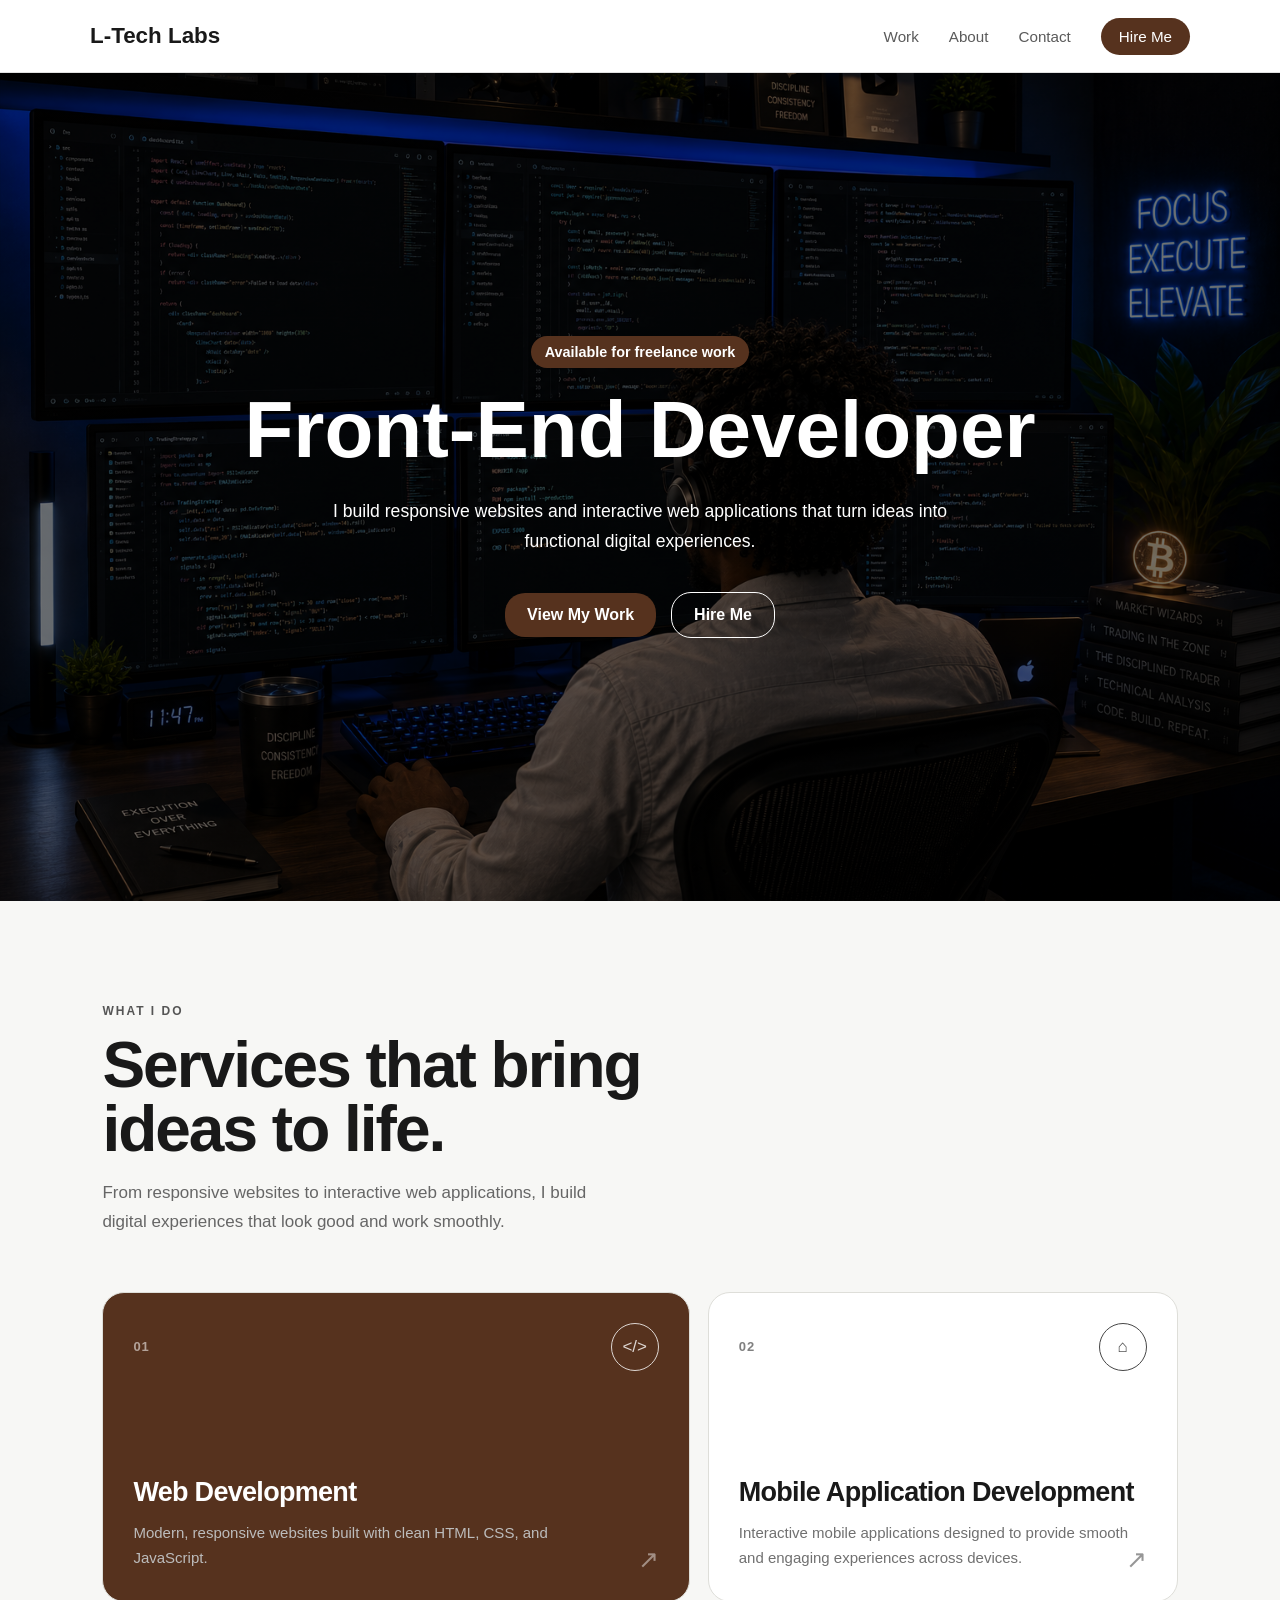
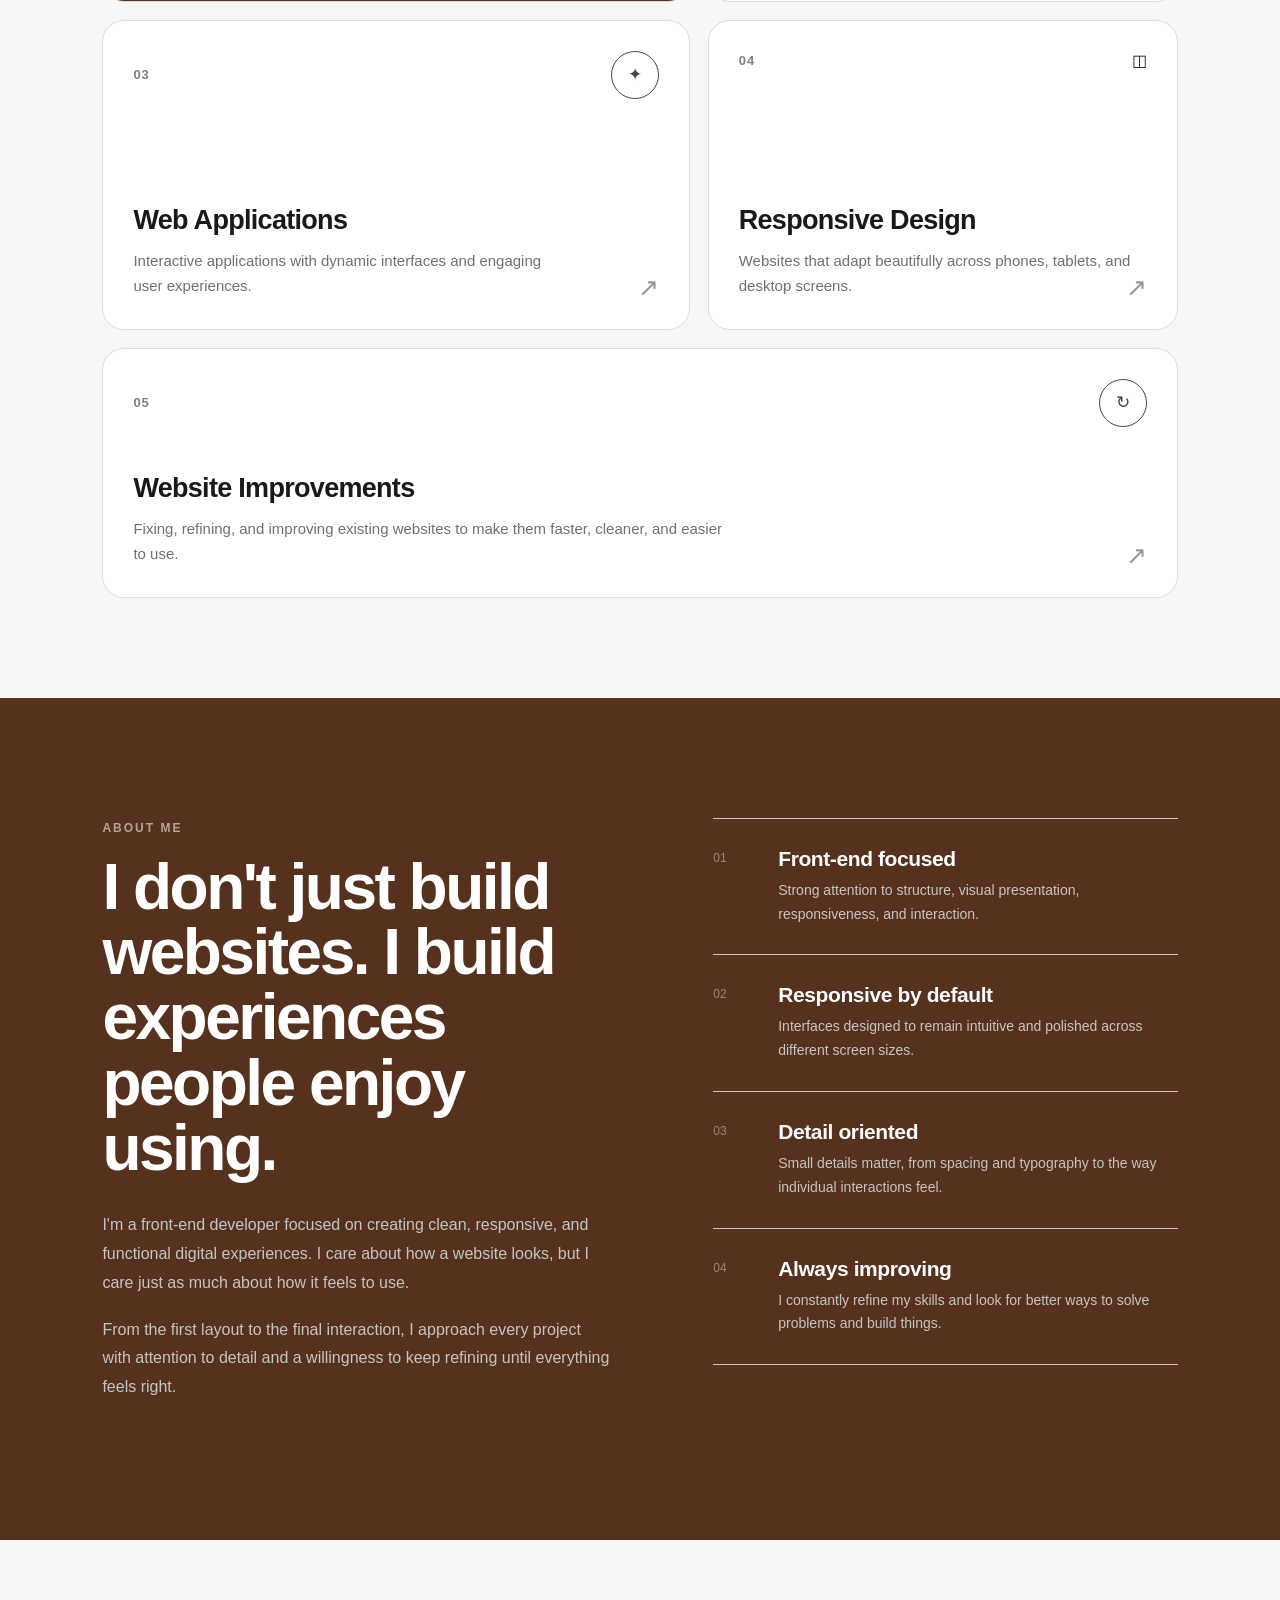
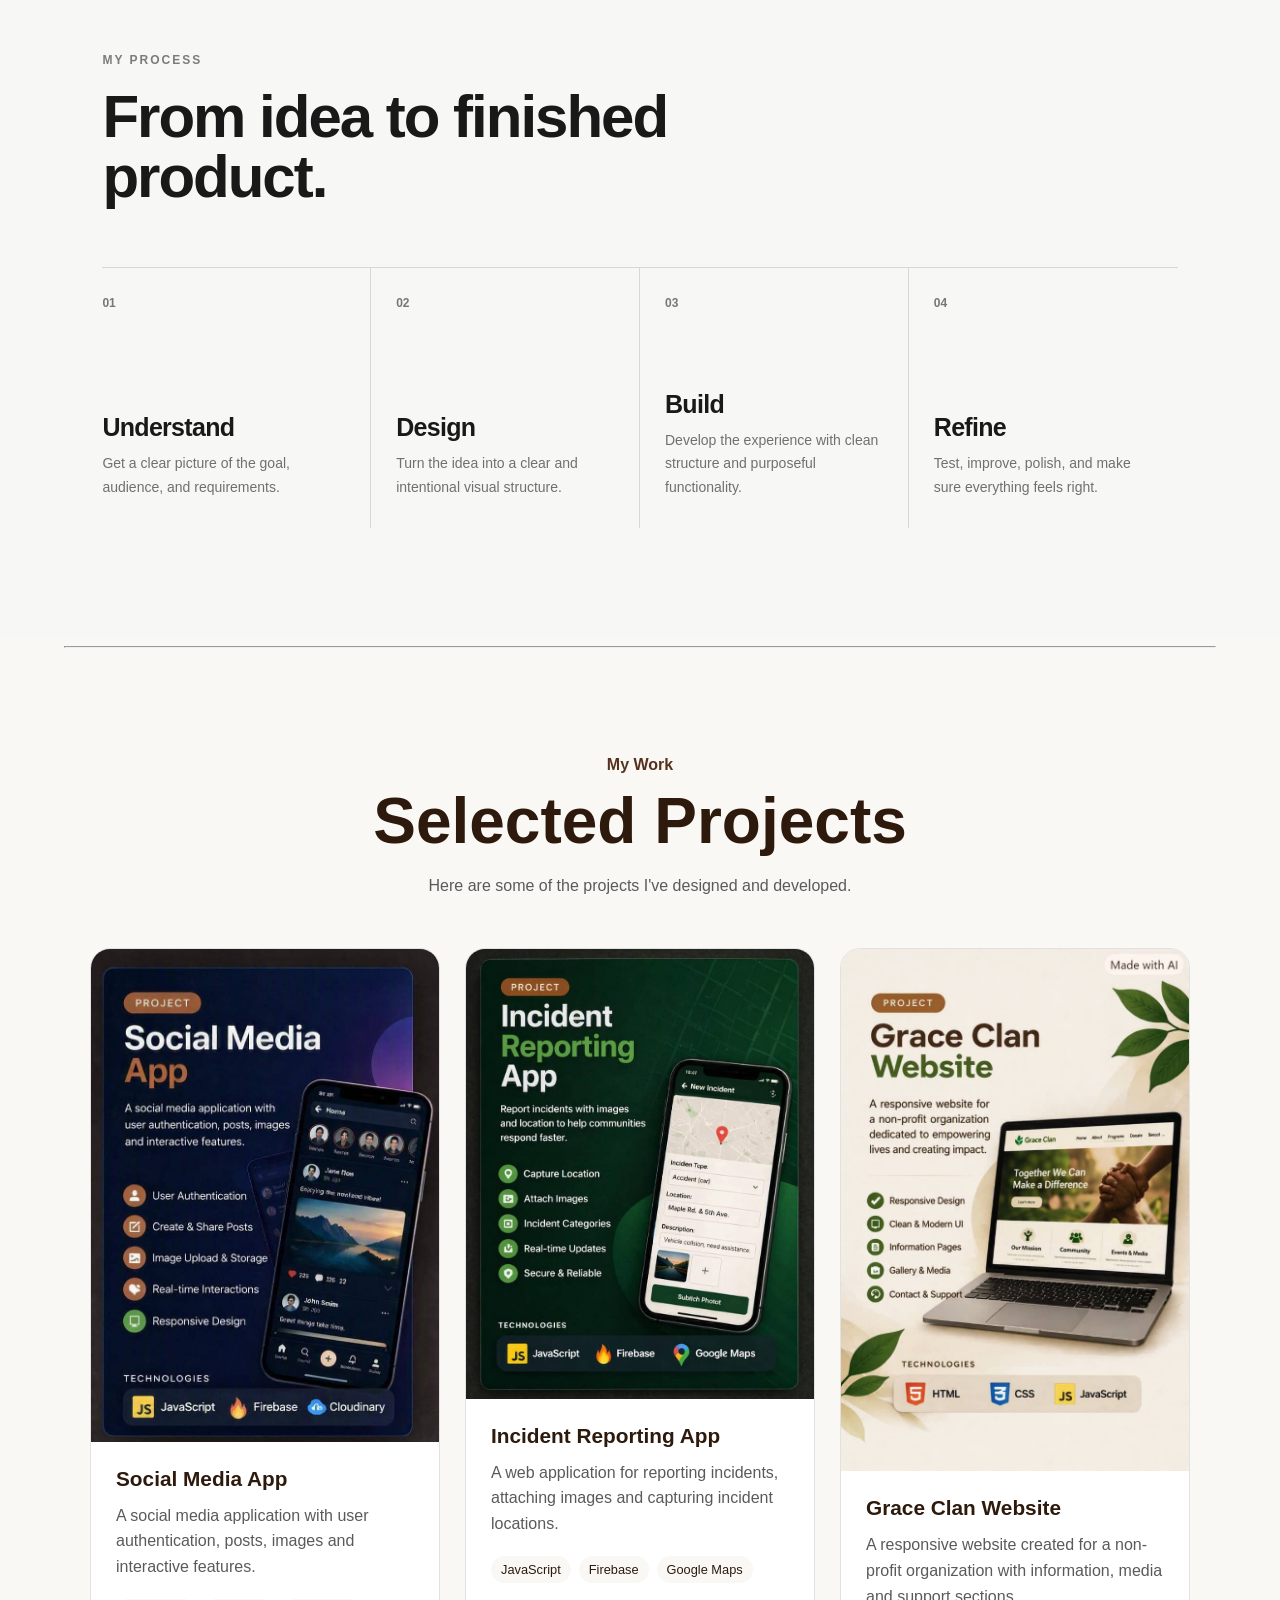
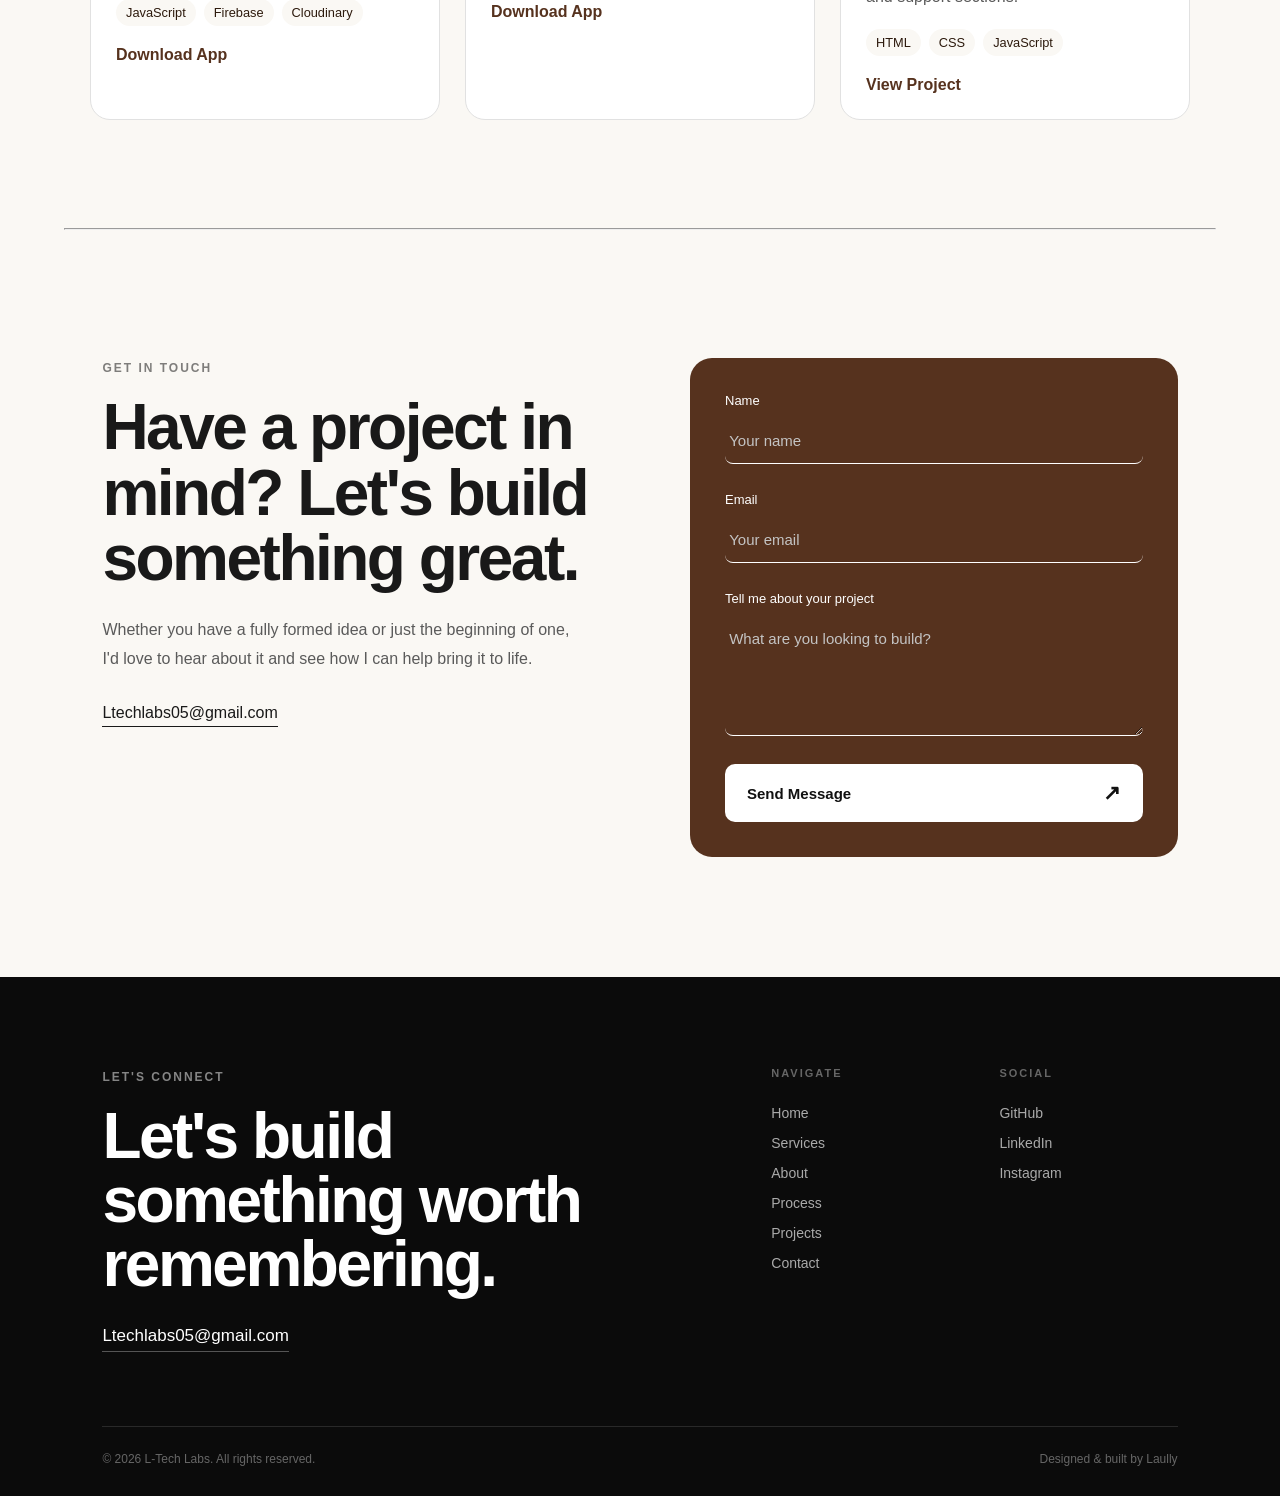
<file: index.html>
<!DOCTYPE html>
<html>
  <head>
    <meta charset="UTF-8">
    <meta name="viewport" content="width=device-width, initial-scale=1.0">
    <title>L-Tech Labs</title>
    <link rel="stylesheet" href="L-tech_labs.css">
    <link rel="stylesheet" href="https://cdnjs.cloudflare.com/ajax/libs/font-awesome/6.7.2/css/all.min.css">
  </head>
  <body>
    <!-- HEADER & NAV -->
    <header class="site-header">
      <nav class="navbar">
        <a href="#home" class="logo">L-Tech Labs</a>
          <div class="nav-menu">
            <a href="#work">Work</a>
            <a href="#about">About</a>
            <a href="#contact">Contact</a>
            <a href="#contact" class="hire-button">Hire Me</a>
          </div>
          <button class="menu-button" aria-label="Open navigation menu">
            <span></span>
            <span></span>
            <span></span>
        </button>
      </nav>
    </header>

    <!-- HERO -->
    <section id="home" class="hero">
      <div class="hero-content">
        <p class="hero-availability">Available for freelance work</p>
        <h1>Front-End Developer</h1>
        <p class="hero-description">I build responsive websites and interactive web applications that turn ideas into functional digital experiences.</p>
        <div class="hero-actions">
          <a href="#work" class="primary-button">View My Work</a>
          <a href="#contact" class="secondary-button">Hire Me</a>
        </div>
      </div>
    </section>

    <!-- SERVICES -->
    <section id="services">
      <div id="services-header">
        <span id="services-label">WHAT I DO</span>
        <h2>Services that bring ideas to life.</h2>
        <p>From responsive websites to interactive web applications, I build digital experiences that look good and work
          smoothly.</p>
      </div>
      <div id="services-grid">
        <article class="service-card service-featured">
          <div class="service-top">
            <span class="service-number">01</span>
            <span class="service-icon">&lt;/&gt;</span>
          </div>
          <div class="service-content">
            <h3>Web Development</h3>
            <p>Modern, responsive websites built with clean HTML, CSS, and JavaScript.</p>
          </div>
          <span class="service-arrow">↗</span>
        </article>
        <article class="service-card">
          <div class="service-top">
            <span class="service-number">02</span>
            <span class="service-icon">⌂</span>
          </div>
          <div class="service-content">
            <h3>Mobile Application Development</h3>
            <p>Interactive mobile applications designed to provide smooth and engaging experiences across devices.</p>
          </div>
          <span class="service-arrow">↗</span>
        </article>
        <article class="service-card">
          <div class="service-top">
            <span class="service-number">03</span>
            <span class="service-icon">✦</span>
          </div>
          <div class="service-content">
            <h3>Web Applications</h3>
            <p>Interactive applications with dynamic interfaces and engaging user experiences.</p>
          </div>
          <span class="service-arrow">↗</span>
        </article>
        <article class="service-card">
          <div class="service-top">
            <span class="service-number">04</span>
            <span class="service=icon">◫</span>
          </div>
          <div class="service-content">
            <h3>Responsive Design</h3>
            <p>Websites that adapt beautifully across phones, tablets, and desktop screens.</p>
          </div>
          <span class="service-arrow">↗</span>
        </article>
        <article class="service-card service-wide">
          <div class="service-top">
            <span class="service-number">05</span>
            <span class="service-icon">↻</span>
          </div>
          <div class="service-content">
            <h3>Website Improvements</h3>
            <p>Fixing, refining, and improving existing websites to make them faster, cleaner, and easier to use.</p>
          </div>
          <span class="service-arrow">↗</span>
        </article>
      </div>
    </section>

    <!-- ABOUT -->
    <section id="about">
      <div id="about-intro">
        <span id="about-label">ABOUT ME</span>
        <h2>I don't just build websites. I build experiences people enjoy using.</h2>
        <p>I'm a front-end developer focused on creating clean, responsive, and functional digital experiences. I care about
          how a website looks, but I care just as much about how it feels to use.</p>
        <p>From the first layout to the final interaction, I approach every project with attention to detail and a
          willingness to keep refining until everything feels right.</p>
      </div>
      <div id="about-details">
        <div class="about-item">
          <span class="about-number">01</span>
          <div class="about-content">
            <h3>Front-end focused</h3>
            <p>Strong attention to structure, visual presentation, responsiveness, and interaction.</p>
          </div>
        </div>
        <div class="about-item">
          <span class="about-number">02</span>
          <div class="about-content">
            <h3>Responsive by default</h3>
            <p>Interfaces designed to remain intuitive and polished across different screen sizes.</p>
          </div>
        </div>
        <div class="about-item">
          <span class="about-number">03</span>
          <div class="about-content">
            <h3>Detail oriented</h3>
            <p>Small details matter, from spacing and typography to the way individual interactions feel.</p>
          </div>
        </div>
        <div class="about-item">
          <span class="about-number">04</span>
          <div class="about-content">
            <h3>Always improving</h3>
            <p>I constantly refine my skills and look for better ways to solve problems and build things.</p>
          </div>
        </div>
      </div>
    </section>

    <!-- PROCESS -->
    <section id="process">
      <div id="process-header">
        <span id="process-label">MY PROCESS</span>
        <h2>From idea to finished product.</h2>
      </div>
      <div id="process-list">
        <div class="process-item">
          <span class="process-number">01</span>
          <h3>Understand</h3>
          <p>Get a clear picture of the goal, audience, and requirements.</p>
        </div>
        <div class="process-item">
          <span class="process-number">02</span>
          <h3>Design</h3>
          <p>Turn the idea into a clear and intentional visual structure.</p>
        </div>
        <div class="process-item">
          <span class="process-number">03</span>
          <h3>Build</h3>
          <p>Develop the experience with clean structure and purposeful functionality.</p>
        </div>
        <div class="process-item">
          <span class="process-number">04</span>
          <h3>Refine</h3>
          <p>Test, improve, polish, and make sure everything feels right.</p>
        </div>
      </div>
    </section><hr style="width: 90%;">

    <!-- WORK -->
     <section id="work" class="projects-section">
      <div class="section-heading">
        <p>My Work</p>
        <h2>Selected Projects</h2>
        <p>Here are some of the projects I've designed and developed.</p>
      </div>
      <div class="projects-container">
        <article class="project-card">
          <div class="project-image">
            <img src="images/Social_media_app.jpeg" alt="Social media application">
          </div>
          <div class="project-content">
            <h3>Social Media App</h3>
            <p>A social media application with user authentication, posts, images and interactive features.</p>
            <div class="project-technologies">
              <span>JavaScript</span>
              <span>Firebase</span>
              <span>Cloudinary</span>
            </div>
            <a href="files/Socio.apk" class="project-link" download>Download App</a>
          </div>
        </article>
        <article class="project-card">
          <div class="project-image">
            <img src="images/Incidente.jpeg" alt="Incident reporting application">
          </div>
          <div class="project-content">
            <h3>Incident Reporting App</h3>
            <p>A web application for reporting incidents, attaching images and capturing incident locations.</p>
            <div class="project-technologies">
              <span>JavaScript</span>
              <span>Firebase</span>
              <span>Google Maps</span>
            </div>
            <a href="files/incidente.apk" class="project-link" download>Download App</a>
          </div>
        </article>
        <article class="project-card">
          <div class="project-image">
            <img src="images/Grace_clan_site.jpeg" alt="Grace Clan website">
          </div>
          <div class="project-content">
            <h3>Grace Clan Website</h3>
            <p>A responsive website created for a non-profit organization with information, media and support sections.</p>
            <div class="project-technologies">
              <span>HTML</span>
              <span>CSS</span>
              <span>JavaScript</span>
            </div>
            <a href="https://laullyd.github.io/Grace_clan/" class="project-link">View Project</a>
          </div>
        </article>
      </div>
    </section><hr style="width: 90%;">

    <!-- CONTACT -->
    <section id="contact">
      <div id="contact-intro">
        <span id="contact-label">GET IN TOUCH</span>
        <h2>Have a project in mind? Let's build something great.</h2>
        <p>Whether you have a fully formed idea or just the beginning of one, I'd love to hear about it and see how I can
          help bring it to life.</p>
        <a id="contact-email" href="mailto:Ltechlabs05@gmail.com">Ltechlabs05@gmail.com</a>
      </div>
      <form id="contact-form" action="https://formspree.io/f/xbdnlbrb" method="POST">
        <div class="form-group">
          <label for="name">Name</label>
          <input type="text" id="name" name="name" placeholder="Your name">
        </div>
        <div class="form-group">
          <label for="email">Email</label>
          <input type="email" id="email" name="email" placeholder="Your email">
        </div>
        <div class="form-group">
          <label for="project">Tell me about your project</label>
          <textarea id="project" name="project" placeholder="What are you looking to build?"></textarea>
        </div>
        <button id="contact-button" type="submit">Send Message <span>↗</span></button>
      </form>
    </section>

    <!-- FOOTER -->
    <footer id="footer">
      <div id="footer-main">
        <div id="footer-intro">
          <span id="footer-label">LET'S CONNECT</span>
          <h2>Let's build something worth remembering.</h2>
          <a id="footer-email" href="mailto:Ltechlabs05@gmail.com">Ltechlabs05@gmail.com</a>
        </div>
        <div id="footer-links">
          <div class="footer-column">
            <span class="footer-heading">NAVIGATE</span>
            <a href="#home">Home</a>
            <a href="#services">Services</a>
            <a href="#about">About</a>
            <a href="#process">Process</a>
            <a href="#projects">Projects</a>
            <a href="#contact">Contact</a>
          </div>
          <div class="footer-column">
            <span class="footer-heading">SOCIAL</span>
            <a href="#" target="_blank">GitHub</a>
            <a href="#" target="_blank">LinkedIn</a>
            <a href="#" target="_blank">Instagram</a>
          </div>
        </div>
      </div>
      <div id="footer-bottom">
        <span>© 2026 L-Tech Labs. All rights reserved.</span>
        <span>Designed & built by Laully</span>
      </div>
    </footer>
    <script src="L-tech_labs.js"></script>
  </body>
</html>
</file>
<file: L-tech_labs.css>
:root {
  --accent: rgb(86, 50, 30);
  --accent-deep: rgb(45, 26, 13);
  --ink: rgb(25, 25, 25);
  --ink-soft: rgb(90, 90, 90);
  --background: rgb(250, 248, 244);
  --surface: rgb(255, 255, 255);
  --border: rgb(225, 225, 225);
  --test-border: 1px solid rgb(86, 50, 30);
  --white: rgb(255, 255, 255);
  --radius: 20px;
}
* {
  box-sizing: border-box;
}
html {
  scroll-behavior: smooth;
}
body {
  margin: 0;
  background: var(--background);
  color: var(--ink);
  font-family: Arial, sans-serif;
}
button,
a {
  font: inherit;
}
a {
  color: inherit;
  text-decoration: none;
}

/* HEADER & NAV */
.site-header {
  width: 100%;
  position: sticky;
  top: 0;
  z-index: 1000;
  background: var(--surface);
  border-bottom: 1px solid var(--border);
}
.navbar {
  width: min(1100px, calc(100% - 40px));
  min-height: 72px;
  margin: auto;
  display: flex;
  align-items: center;
  justify-content: space-between;
}
.logo {
  font-size: 1.4rem;
  font-weight: 700;
  color: var(--ink);
}
.nav-menu {
  display: flex;
  align-items: center;
  gap: 30px;
}
.nav-menu a {
  color: var(--ink-soft);
  font-size: 0.95rem;
  transition: color 0.2s ease;
}
.nav-menu a:hover {
  color: var(--accent);
}
.nav-menu .hire-button {
  padding: 10px 18px;
  border-radius: var(--radius);
  background: var(--accent);
  color: var(--white);
}
.nav-menu .hire-button:hover {
  color: var(--white);
  background: var(--accent-deep);
}
.menu-button {
  display: none;
  width: 42px;
  height: 42px;
  padding: 8px;
  border: 0;
  background: transparent;
  cursor: pointer;
  flex-direction: column;
  justify-content: center;
  gap: 5px;
}
.menu-button span {
  width: 100%;
  height: 2px;
  background: var(--ink);
  border-radius: 2px;
}
@media (max-width: 900px) {
  .navbar {
    width: min(100% - 30px, 1100px);
  }
  .nav-menu {
    gap: 20px;
  }
}
@media (max-width: 768px) {
  .navbar {
    width: min(100% - 30px, 1100px);
  }
  .menu-button {
    display: flex;
  }
  .nav-menu {
    position: absolute;
    top: 72px;
    left: 0;
    z-index: 2;
    height: 0;
    width: 100%;
    padding: 0;
    overflow-y: hidden;
    background: var(--surface);
    border-bottom: 1px solid var(--border);
    display: flex;
    flex-direction: column;
    align-items: stretch;
    gap: 0;
    transition: .5s ease-in-out;
  }
  .nav-menu.active {
    height: 220px;
    padding: 20px;
  }
  .nav-menu a {
    padding: 15px 10px;
  }
  .nav-menu .hire-button {
    margin-top: 10px;
    text-align: center;
  }
}

/* HERO */
.hero {
  min-height: calc(100vh - 72px);
  display: flex;
  align-items: center;
  justify-content: center;
  padding: 80px 20px;
  background-image: linear-gradient(rgba(0, 0, 0, 0.55), rgba(0, 0, 0, 0.55)), url("images/Laully-Tech.png");
  background-size: cover;
  background-position: center;
  background-repeat: no-repeat;
}
.hero-content {
  width: min(800px, 100%);
  text-align: center;
}
.hero-availability {
  width: fit-content;
  margin: 0 auto 20px;
  padding: 8px 14px;
  border-radius: 50px;
  background: var(--accent);
  color: var(--white);
  font-size: 0.9rem;
  font-weight: 600;
}
.hero h1 {
  margin: 0;
  color: var(--white);
  font-size: clamp(2.8rem, 7vw, 5rem);
  line-height: 1.05;
}
.hero-description {
  max-width: 650px;
  margin: 25px auto 0;
  color: var(--white);
  font-size: 1.1rem;
  line-height: 1.7;
}
.hero-actions {
  margin-top: 35px;
  display: flex;
  justify-content: center;
  align-items: center;
  gap: 15px;
}
.primary-button,
.secondary-button {
  padding: 13px 22px;
  border-radius: var(--radius);
  font-weight: 600;
  transition: 0.2s ease;
}
.primary-button {
  background: var(--accent);
  color: var(--white);
}
.primary-button:hover {
  background: var(--accent-deep);
}
.secondary-button {
  border: 1px solid var(--white);
  color: var(--white);
}
.secondary-button:hover {
  background: var(--white);
  color: var(--accent-deep);
}
@media (max-width: 900px) {
  .hero {
    padding: 70px 20px;
  }
}
@media (max-width: 768px) {
  .hero {
    min-height: calc(100vh - 72px);
    padding: 60px 15px;
  }
  .hero h1 {
    font-size: clamp(2.5rem, 12vw, 4rem);
  }
  .hero-description {
    font-size: 1rem;
  }
  .hero-actions {
    flex-direction: column;
  }
  .primary-button,
  .secondary-button {
    width: 100%;
    max-width: 260px;
    text-align: center;
  }
}

/* SERVICES */
#services {
  padding: 100px 8%;
  background: #f7f7f5;
}
#services-header {
  max-width: 650px;
  margin-bottom: 55px;
}
#services-label {
  display: inline-block;
  margin-bottom: 15px;
  font-size: 12px;
  font-weight: 700;
  letter-spacing: 2px;
  color: #555;
}
#services-header h2 {
  margin: 0 0 18px;
  font-size: clamp(38px, 5vw, 64px);
  line-height: 1;
  letter-spacing: -2px;
}
#services-header p {
  max-width: 520px;
  margin: 0;
  color: #666;
  font-size: 17px;
  line-height: 1.7;
}
#services-grid {
  display: grid;
  grid-template-columns: 1.25fr 1fr;
  gap: 18px;
}
.service-card {
  position: relative;
  min-height: 310px;
  padding: 30px;
  display: flex;
  flex-direction: column;
  border: 1px solid #deded9;
  border-radius: 22px;
  justify-content: space-between;
  background: #fff;
  overflow: hidden;
  transition: transform .3s ease, box-shadow .3s ease;
}
.service-card:hover {
  transform: translateY(-6px);
  box-shadow: 0 18px 40px rgba(0, 0, 0, .08);
}
.service-featured {
  background: var(--accent);
  color: #fff;
}
.service-top {
  display: flex;
  align-items: center;
  justify-content: space-between;
}
.service-number {
  font-size: 13px;
  font-weight: 600;
  letter-spacing: 1px;
  opacity: .55;
}
.service-icon {
  width: 48px;
  height: 48px;
  display: flex;
  align-items: center;
  justify-content: center;
  border: 1px solid currentColor;
  border-radius: 50%;
  font-size: 17px;
  opacity: .8;
}
.service-content {
  max-width: 430px;
}
.service-content h3 {
  margin: 0 0 12px;
  font-size: 27px;
  letter-spacing: -.7px;
}
.service-content p {
  margin: 0;
  color: #707070;
  font-size: 15px;
  line-height: 1.7;
}
.service-featured .service-content p {
  color: #bcbcbc;
}
.service-arrow {
  position: absolute;
  right: 30px;
  bottom: 27px;
  font-size: 25px;
  opacity: .45;
}
.service-wide {
  grid-column: 1 / -1;
  min-height: 250px;
}
.service-wide .service-content {
  max-width: 600px;
}
@media (max-width: 900px) {
  #services {
    padding: 90px 6%;
  }
  #servicesGrid {
    grid-template-columns: 1fr 1fr;
  }
  .serviceCard {
    min-height: 290px;
  }
  .serviceWide {
    min-height: 240px;
  }
}
@media (max-width: 768px) {
#services {
    padding: 75px 6%;
  }
  #services-header {
    margin-bottom: 40px;
  }
  #services-header h2 {
    font-size: 42px;
  }
  #services-header p {
    font-size: 15px;
  }
  #services-grid {
    grid-template-columns: 1fr;
  }
  .service-wide {
    grid-column: auto;
  }
  .service-card {
    min-height: 280px;
    padding: 25px;
  }
}

/* ABOUT  PROCESS */
#about {
  padding: 120px 8%;
  display: grid;
  grid-template-columns: 1.1fr 1fr;
  gap: 100px;
  background: var(--accent);
  color: #fff;
}
#about-intro {
  max-width: 700px;
}
#about-label, #process-label {
  display: inline-block;
  margin-bottom: 20px;
  font-size: 12px;
  font-weight: 700;
  letter-spacing: 2px;
  opacity: .55;
}
#about-intro h2 {
  margin: 0 0 30px;
  font-size: clamp(40px, 5vw, 68px);
  line-height: 1.02;
  letter-spacing: -2.5px;
}
#about-intro p {
  max-width: 600px;
  margin: 0 0 18px;
  color: #c4c4c4;
  font-size: 16px;
  line-height: 1.8;
}
#about-details {
  display: flex;
  flex-direction: column;
  border-top: 1px solid #c4c4c4;
}
.about-item {
  padding: 28px 0;
  display: grid;
  grid-template-columns: 45px 1fr;
  gap: 20px;
  border-bottom: 1px solid #c4c4c4;
}
.about-number {
  padding-top: 4px;
  font-size: 12px;
  opacity: .4;
}
.about-content h3 {
  margin: 0 0 8px;
  font-size: 21px;
  letter-spacing: -.4px;
}
.about-content p {
  max-width: 420px;
  margin: 0;
  color: #c4c4c4;
  font-size: 14px;
  line-height: 1.7;
}
#process {
  padding: 110px 8%;
  background: #f7f7f5;
}
#process-header {
  max-width: 650px;
  margin-bottom: 60px;
}
#process-header h2 {
  margin: 0;
  font-size: clamp(38px, 5vw, 60px);
  line-height: 1;
  letter-spacing: -2px;
}
#process-list {
  display: grid;
  grid-template-columns: repeat(4, 1fr);
  border-top: 1px solid #d8d8d3;
}
.process-item {
  min-height: 260px;
  padding: 28px 25px 28px 0;
  display: flex;
  flex-direction: column;
  justify-content: space-between;
  border-right: 1px solid #d8d8d3;
}
.process-item:not(:first-child) {
  padding-left: 25px;
}
.process-item:last-child {
  border-right: 0;
}
.process-number {
  font-size: 12px;
  font-weight: 600;
  color: #777;
}
.process-item h3 {
  margin: auto 0 10px;
  font-size: 25px;
  letter-spacing: -.7px;
}
.process-item p {
  max-width: 220px;
  margin: 0;
  color: #707070;
  font-size: 14px;
  line-height: 1.7;
}
@media (max-width: 900px) {
  #about {
    padding: 90px 6%;
    grid-template-columns: 1fr;
    gap: 70px;
  }
  #about-intro h2 {
    max-width: 700px;
  }
  #process {
    padding: 90px 6%;
  }
  #process-list {
    grid-template-columns: 1fr 1fr;
  }
  .process-item:nth-child(2) {
    border-right: 0;
  }
  .process-item:nth-child(3), .process-item:nth-child(4) {
    border-top: 1px solid #d8d8d3;
  }
}
@media (max-width: 768px) {
  #about {
    padding: 75px 6%;
    gap: 55px;
  }
  #about-intro h2 {
    font-size: 42px;
  }
  #about-intro p {
    font-size: 15px;
  }
  .about-item {
    grid-template-columns: 35px 1fr;
    gap: 15px;
  }
  #process {
    padding: 75px 6%;
  }
  #process-header {
    margin-bottom: 45px;
  }
  #process-header h2 {
    font-size: 42px;
  }
  #process-list {
    grid-template-columns: 1fr;
  }
  .process-item, .process-item:not(:first-child) {
    min-height: 210px;
    padding: 25px 0;
    border-right: 0;
    border-bottom: 1px solid #d8d8d3;
  }
  .process-item:last-child {
    border-bottom: 0;
  }
  .process-item:nth-child(3), .process-item:nth-child(4) {
    border-top: 0;
  }
}

/* WORK */
.projects-section {
  padding: 100px 20px;
  background: var(--background);
}
.section-heading {
  width: min(700px, 100%);
  margin: 0 auto 50px;
  text-align: center;
}
.section-heading > p:first-child {
  margin: 0 0 10px;
  color: var(--accent);
  font-weight: 600;
}
.section-heading h2 {
  margin: 0;
  color: var(--accent-deep);
  font-size: clamp(40px, 5vw, 68px);
}
.section-heading > p:last-child {
  margin: 15px 0 0;
  color: var(--ink-soft);
  line-height: 1.6;
}
.projects-container {
  width: min(1100px, 100%);
  margin: auto;
  display: grid;
  grid-template-columns: repeat(3, 1fr);
  gap: 25px;
}
.project-card {
  overflow: hidden;
  background: var(--surface);
  border: 1px solid var(--border);
  border-radius: var(--radius);
}
.project-image {
  width: 100%;
  height: fit-content;
  /* aspect-ratio: 10 / 10; */
  overflow: visible;
}
.project-image img {
  width: 100%;
  height: 100%;
  display: block;
  object-fit: cover;
}
.project-content {
  padding: 25px;
}
.project-content h3 {
  margin: 0;
  color: var(--accent-deep);
  font-size: 1.3rem;
}
.project-content > p {
  margin: 12px 0 0;
  color: var(--ink-soft);
  line-height: 1.6;
}
.project-technologies {
  margin-top: 20px;
  display: flex;
  flex-wrap: wrap;
  gap: 8px;
}
.project-technologies span {
  padding: 6px 10px;
  border-radius: 50px;
  background: var(--background);
  color: var(--accent-deep);
  font-size: 0.8rem;
}
.project-link {
  display: inline-block;
  margin-top: 20px;
  color: var(--accent);
  font-weight: 600;
}
.project-link:hover {
  color: var(--accent-deep);
}
@media (max-width: 900px) {
  .projects-container {
    grid-template-columns: repeat(2, 1fr);
  }
  .project-card:last-child {
    grid-column: 1 / -1;
    width: calc(50% - 12.5px);
    justify-self: center;
  }
}
@media (max-width: 768px) {
  .projects-section {
    padding: 80px 15px;
  }
  .section-heading h2 {
    font-size: clamp(40px, 8vw, 60px);
  }
  .projects-container {
    grid-template-columns: 1fr;
  }
  .project-card:last-child {
    grid-column: auto;
    width: 100%;
  }
}

/* CONTACT */
#contact {
  padding: 120px 8%;
  display: grid;
  grid-template-columns: 1fr 1fr;
  gap: 100px;
  background: var(--background);
  color: var(--ink);
}
#contact-intro {
  max-width: 650px;
}
#contact-label {
  display: inline-block;
  margin-bottom: 20px;
  font-size: 12px;
  font-weight: 700;
  letter-spacing: 2px;
  opacity: .55;
}
#contact-intro h2 {
  margin: 0 0 25px;
  font-size: clamp(40px, 5vw, 65px);
  line-height: 1.02;
  letter-spacing: -2.5px;
}
#contact-intro p {
  max-width: 520px;
  margin: 0 0 30px;
  color: var(--ink-soft);
  font-size: 16px;
  line-height: 1.8;
}
#contact-email {
  color: var(--ink);
  font-size: 16px;
  text-decoration: none;
  border-bottom: 1px solid var(--ink);
  padding-bottom: 5px;
}
#contact-form {
  padding: 35px;
  display: flex;
  flex-direction: column;
  gap: 28px;
  border-radius: 22px;
  background: var(--accent);
}
.form-group {
  display: flex;
  flex-direction: column;
  gap: 10px;
}
.form-group label {
  font-size: 13px;
  color: var(--white);
}
.form-group input, .form-group textarea {
  width: 100%;
  padding: 14px 1%;
  border: 0;
  border-bottom: 1px solid var(--surface);
  outline: none;
  background: transparent;
  color: #fff;
  font: inherit;
  font-size: 15px;
  border-radius: 8px;
  box-sizing: border-box;
}
.form-group input::placeholder, .form-group textarea::placeholder {
  color: #c4c4c4;
}
.form-group input:focus, .form-group textarea:focus {
  border-bottom-color: #fff;
  background: transparent;
}
.form-group textarea {
  min-height: 120px;
  resize: vertical;
}
#contact-button {
  width: 100%;
  padding: 17px 22px;
  display: flex;
  align-items: center;
  justify-content: space-between;
  border: 0;
  border-radius: 10px;
  background: #fff;
  color: #111;
  font: inherit;
  font-size: 15px;
  font-weight: 600;
  cursor: pointer;
  transition: transform .3s ease, background .3s ease;
}
#contact-button:hover {
  transform: translateY(-3px);
  background: #e8e8e8;
}
#contact-button span {
  font-size: 21px;
}
@media (max-width: 900px) {
  #contact {
    padding: 90px 6%;
    grid-template-columns: 1fr;
    gap: 65px;
  }
  #contact-intro h2 {
    max-width: 700px;
  }
  #contact-form {
    max-width: 650px;
  }
}
@media (max-width: 768px) {
  #contact {
    padding: 75px 6%;
    gap: 50px;
  }
  #contact-intro h2 {
    font-size: 42px;
  }
  #contact-intro p {
    font-size: 15px;
  }
  #contact-form {
    padding: 25px;
    gap: 25px;
  }
}

/* FOOTER */
#footer {
  padding: 90px 8% 30px;
  background: #0b0b0b;
  color: #fff;
}
#footer-main {
  padding-bottom: 80px;
  display: grid;
  grid-template-columns: 1.4fr 1fr;
  gap: 100px;
  border-bottom: 1px solid #292929;
}
#footer-intro {
  max-width: 650px;
}
#footer-label {
  display: inline-block;
  margin-bottom: 20px;
  font-size: 12px;
  font-weight: 700;
  letter-spacing: 2px;
  opacity: .5;
}
#footer-intro h2 {
  margin: 0 0 30px;
  font-size: clamp(40px, 5vw, 68px);
  line-height: 1;
  letter-spacing: -2.5px;
}
#footer-email {
  color: #fff;
  font-size: 17px;
  text-decoration: none;
  border-bottom: 1px solid #555;
  padding-bottom: 6px;
}
#footer-links {
  display: grid;
  grid-template-columns: 1fr 1fr;
  gap: 50px;
}
.footer-column {
  display: flex;
  flex-direction: column;
  align-items: flex-start;
  gap: 14px;
}
.footer-heading {
  margin-bottom: 12px;
  font-size: 11px;
  font-weight: 700;
  letter-spacing: 2px;
  color: #666;
}
.footer-column a {
  color: #aaa;
  font-size: 14px;
  text-decoration: none;
  transition: color .3s ease, transform .3s ease;
}
.footer-column a:hover {
  color: #fff;
  transform: translateX(4px);
}
#footer-bottom {
  padding-top: 25px;
  display: flex;
  align-items: center;
  justify-content: space-between;
  gap: 20px;
  color: #666;
  font-size: 12px;
}
@media (max-width: 900px) {
  #footer {
    padding: 80px 6% 25px;
  }
  #footer-main {
    grid-template-columns: 1fr;
    gap: 60px;
    padding-bottom: 65px;
  }
  #footer-intro h2 {
    max-width: 700px;
  }
}
@media (max-width: 768px) {
  #footer {
    padding: 65px 6% 25px;
  }
  #footer-main {
    gap: 50px;
  }
  #footer-intro h2 {
    font-size: 42px;
  }
  #footer-links {
    grid-template-columns: 1fr 1fr;
    gap: 30px;
  }
  #footer-bottom {
    flex-direction: column;
    align-items: flex-start;
  }
}
</file>
